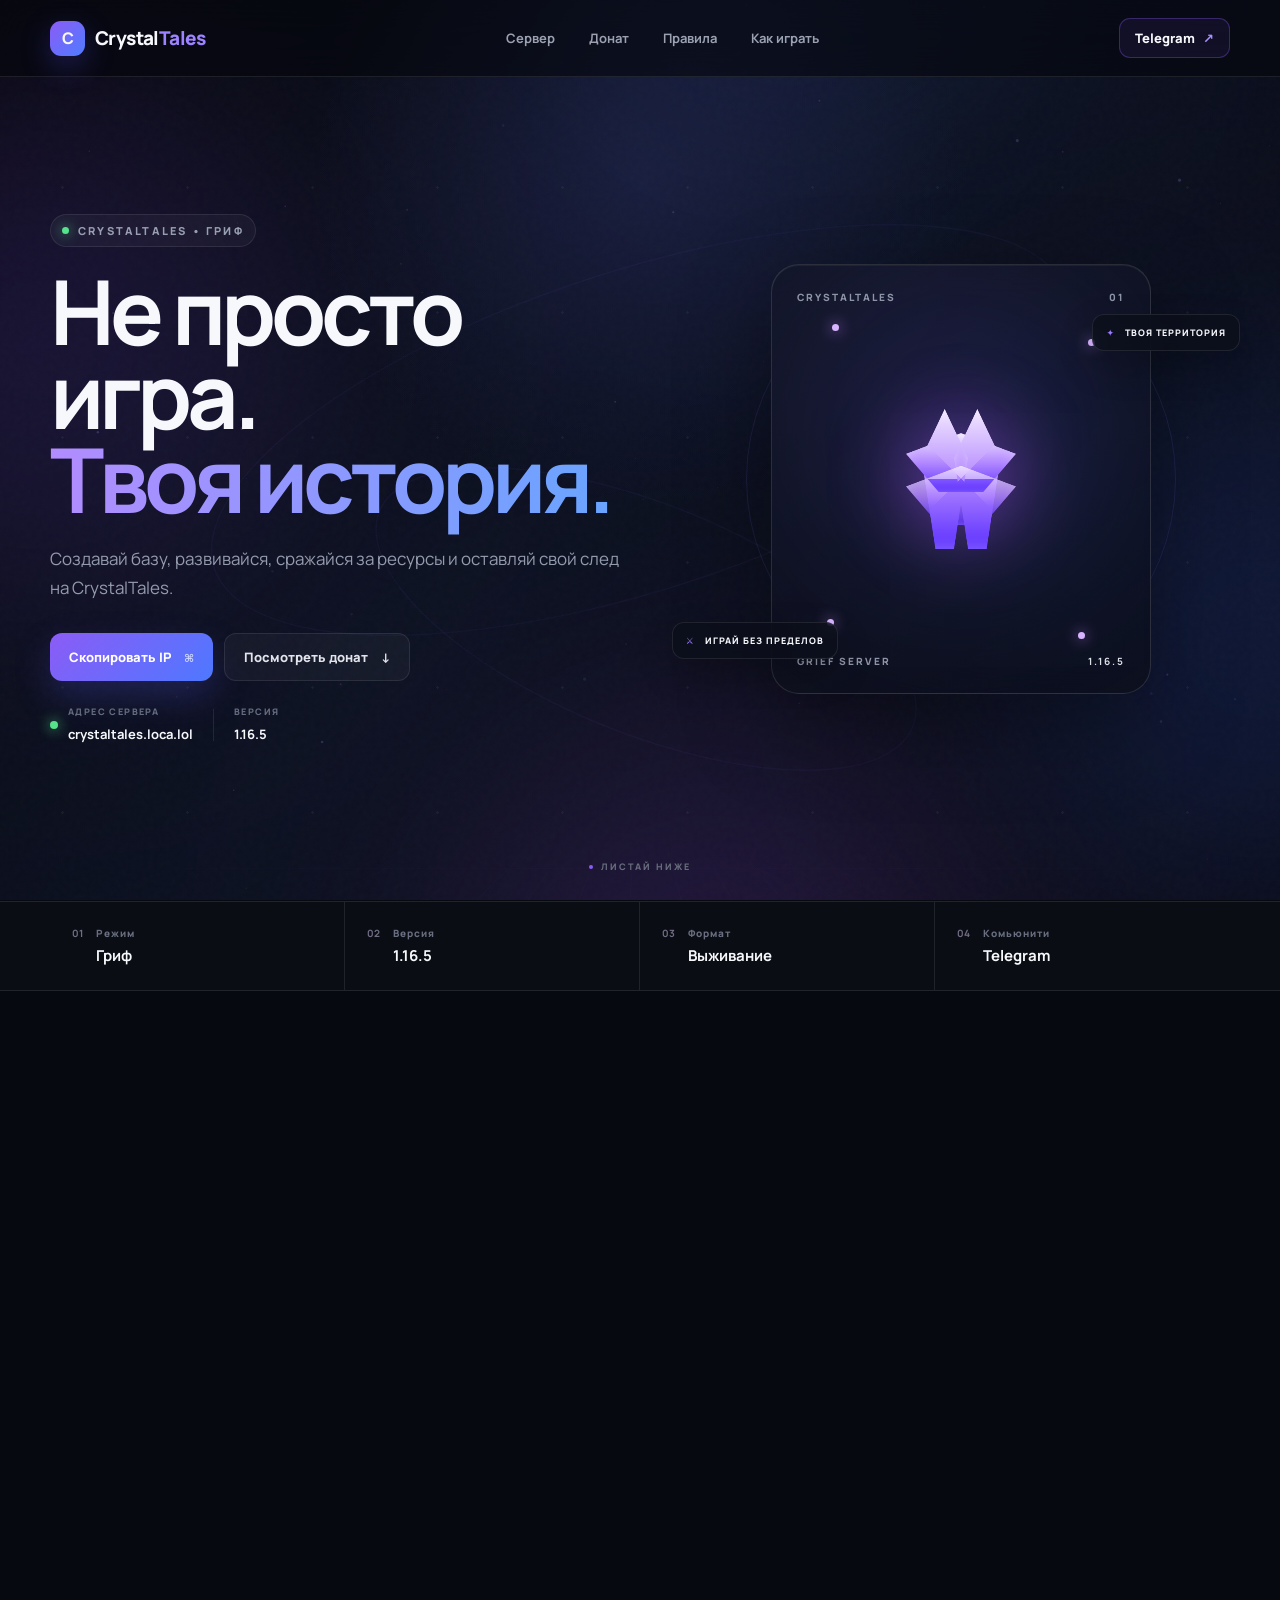
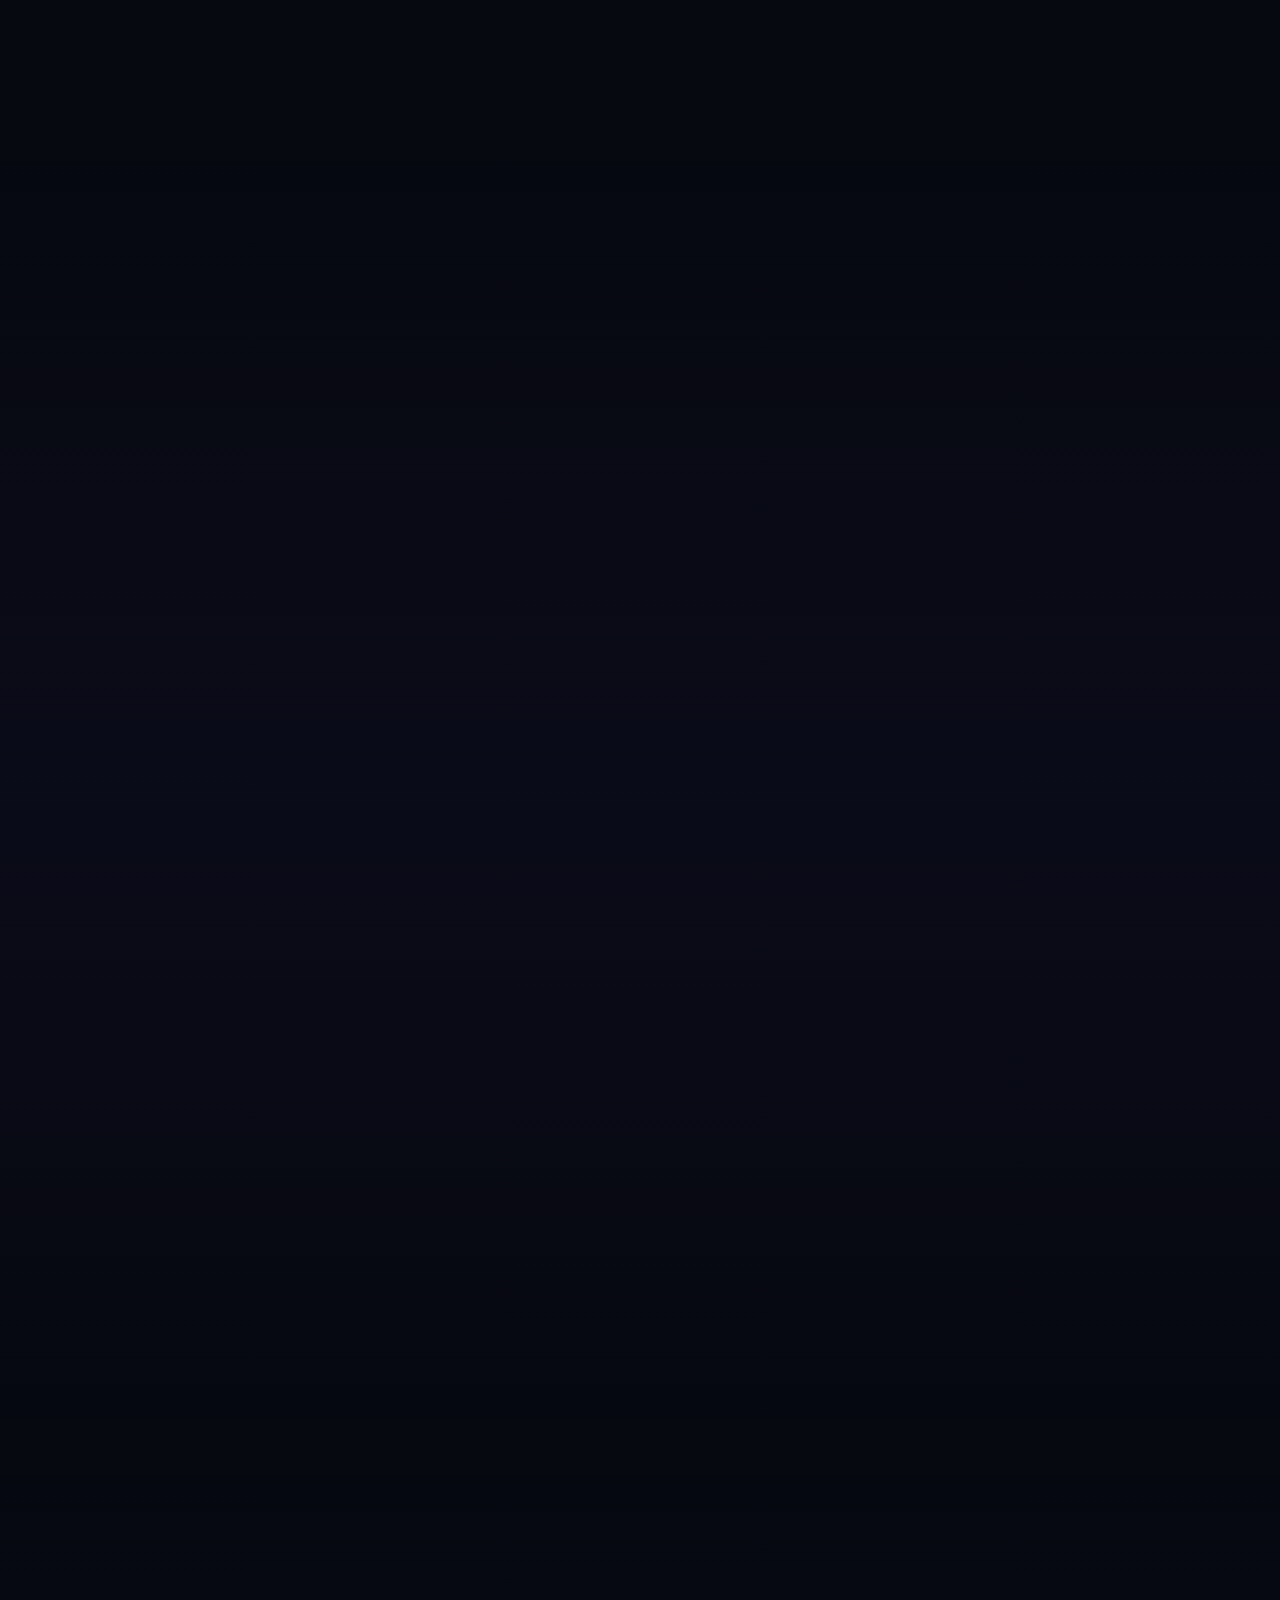
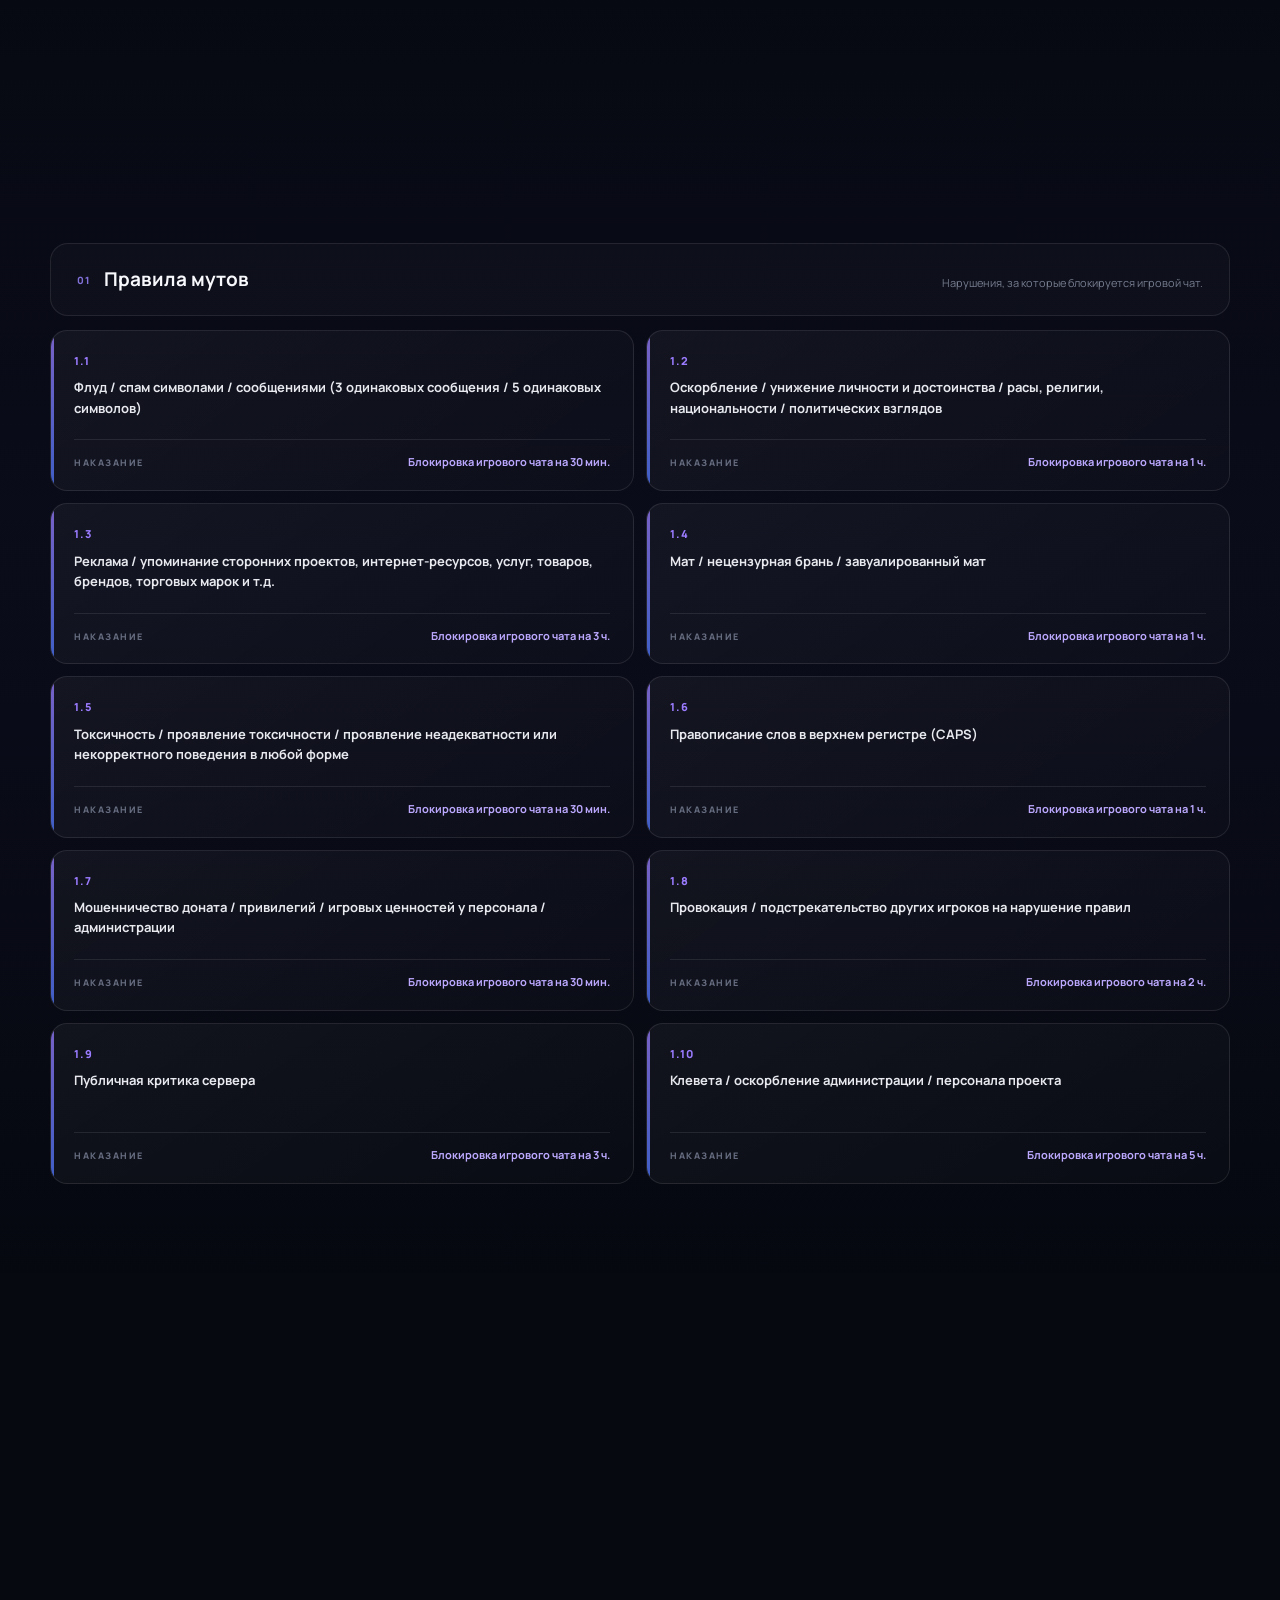
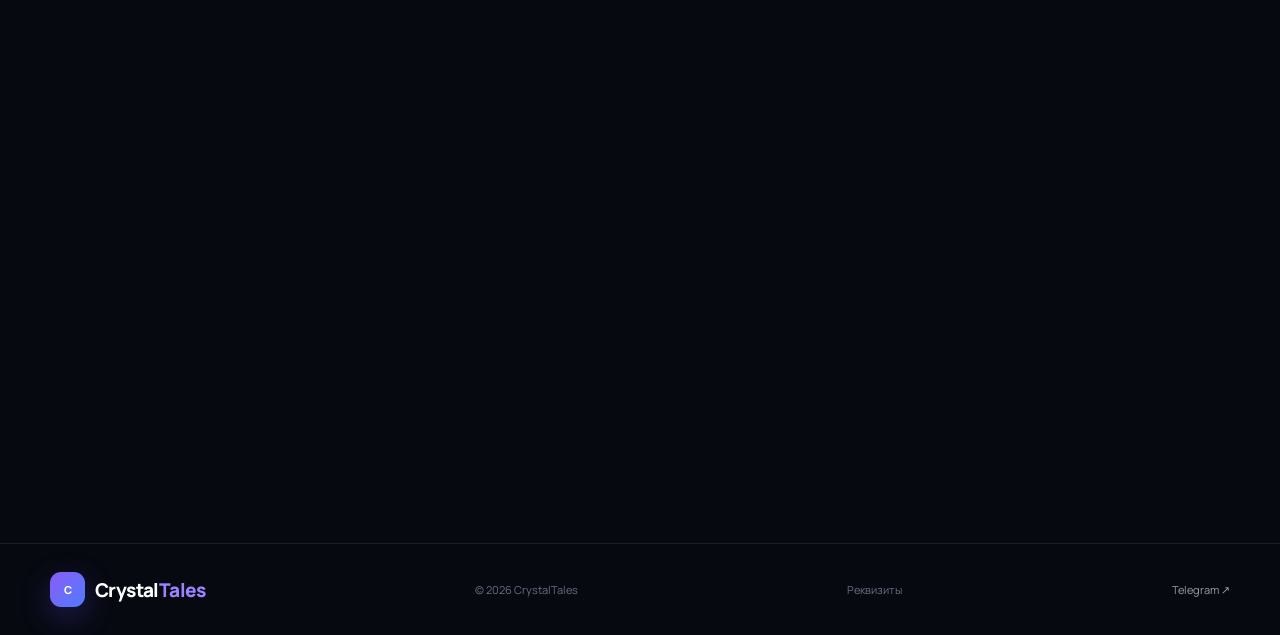
<file: index.html>
<!doctype html>
<html lang="ru">
<head>
  <meta charset="UTF-8">
  <meta name="viewport" content="width=device-width, initial-scale=1.0">
  <meta name="theme-color" content="#080a12">
  <meta name="description" content="CrystalTales — Minecraft сервер с режимом Гриф на версии 1.16.5.">
  <title>CrystalTales — Гриф 1.16.5</title>
  <link rel="preconnect" href="https://fonts.googleapis.com">
  <link rel="preconnect" href="https://fonts.gstatic.com" crossorigin>
  <link href="https://fonts.googleapis.com/css2?family=Manrope:wght@400;500;600;700;800&display=swap" rel="stylesheet">
  <link rel="stylesheet" href="style.css?v=6">
  <link rel="stylesheet" href="rules.css?v=6">
</head>
<body>
  <div class="page-bg" aria-hidden="true">
    <div class="noise"></div>
    <div class="aurora aurora-one"></div>
    <div class="aurora aurora-two"></div>
    <div class="aurora aurora-three"></div>
    <div class="aurora aurora-four"></div>
    <div class="stars"></div>
    <div class="light-grid"></div>
    <div class="orbit-glow orbit-a"></div>
    <div class="orbit-glow orbit-b"></div>
    <canvas id="spaceCanvas"></canvas>
  </div>

  <header class="header" id="top">
    <div class="container nav">
      <a class="brand" href="#top" aria-label="CrystalTales">
        <span class="brand-logo">C</span>
        <span class="brand-name">Crystal<span>Tales</span></span>
      </a>
      <nav class="nav-links" aria-label="Навигация">
        <a href="#about">Сервер</a>
        <a href="#donate">Донат</a>
        <a href="#rules">Правила</a>
        <a href="#how">Как играть</a>
      </nav>
      <a class="telegram-mini" href="https://t.me/CrystalTales1" target="_blank" rel="noopener">Telegram <span>↗</span></a>
    </div>
  </header>

  <main>
    <section class="hero">
      <div class="container hero-grid">
        <div class="hero-copy reveal">
          <div class="badge"><i></i> CRYSTALTALES • ГРИФ</div>
          <h1>Не просто игра.<br><span>Твоя история.</span></h1>
          <p class="hero-text">Создавай базу, развивайся, сражайся за ресурсы и оставляй свой след на CrystalTales.</p>
          <div class="hero-actions">
            <button class="btn btn-primary" id="copyIp"><span>Скопировать IP</span><b>⌘</b></button>
            <a class="btn btn-ghost" href="#donate">Посмотреть донат <span>↓</span></a>
          </div>
          <div class="server-meta">
            <div class="meta-item"><span class="online-dot"></span><div><small>АДРЕС СЕРВЕРА</small><strong>crystaltales.loca.lol</strong></div></div>
            <div class="meta-divider"></div>
            <div class="meta-item"><div><small>ВЕРСИЯ</small><strong>1.16.5</strong></div></div>
          </div>
        </div>

        <div class="hero-visual reveal reveal-delay">
          <div class="visual-ring ring-one"></div>
          <div class="visual-ring ring-two"></div>
          <div class="visual-card">
            <div class="visual-top"><span>CRYSTALTALES</span><em>01</em></div>
            <div class="crystal-wrap"><div class="crystal-glow"></div><div class="crystal-3d"><div class="face top"></div><div class="face left"></div><div class="face right"></div><div class="face bottom"></div></div><div class="spark s1"></div><div class="spark s2"></div><div class="spark s3"></div><div class="spark s4"></div></div>
            <div class="visual-bottom"><span>GRIEF SERVER</span><strong>1.16.5</strong></div>
          </div>
          <div class="floating-chip chip-top"><span>✦</span> ТВОЯ ТЕРРИТОРИЯ</div>
          <div class="floating-chip chip-bottom"><span>⚔</span> ИГРАЙ БЕЗ ПРЕДЕЛОВ</div>
        </div>
      </div>
      <div class="scroll-hint"><span></span> ЛИСТАЙ НИЖЕ</div>
    </section>

    <section class="quick-stats">
      <div class="container stats-grid">
        <div class="stat"><b>01</b><span>Режим</span><strong>Гриф</strong></div>
        <div class="stat"><b>02</b><span>Версия</span><strong>1.16.5</strong></div>
        <div class="stat"><b>03</b><span>Формат</span><strong>Выживание</strong></div>
        <div class="stat"><b>04</b><span>Комьюнити</span><strong>Telegram</strong></div>
      </div>
    </section>

    <section id="about" class="section">
      <div class="container">
        <div class="section-title reveal"><span class="section-kicker">01 / О СЕРВЕРЕ</span><h2>Здесь начинается<br><span>твоя история.</span></h2><p>CrystalTales создан для тех, кому нравится настоящий Minecraft: риск, развитие, борьба за ресурсы и собственная база.</p></div>
        <div class="feature-grid">
          <article class="feature-card reveal"><div class="feature-number">01</div><div class="feature-icon">⚔</div><h3>Настоящий Гриф</h3><p>Строй укрепления, защищай ресурсы и будь готов к нападению в любой момент.</p><span class="feature-line"></span></article>
          <article class="feature-card reveal"><div class="feature-number">02</div><div class="feature-icon">◆</div><h3>Развитие</h3><p>Собирай ресурсы, развивай базу и постепенно превращай её в настоящую крепость.</p><span class="feature-line"></span></article>
          <article class="feature-card reveal"><div class="feature-number">03</div><div class="feature-icon">♛</div><h3>Соревнование</h3><p>Стань сильнее соперников и докажи, что именно твоя команда заслуживает победы.</p><span class="feature-line"></span></article>
        </div>
      </div>
    </section>

    <section id="donate" class="section donate-section">
      <div class="container">
        <div class="section-title center reveal"><span class="section-kicker">02 / ПРИВИЛЕГИИ</span><h2>Выбери свой <span>уровень.</span></h2><p>Восемь привилегий для разных стилей игры. Подробности по каждой доступны ниже.</p></div>
        <div class="donate-grid" id="donateGrid"></div>
        <div class="donate-bottom reveal"><div><span>НУЖНА ПОМОЩЬ?</span><p>По вопросам покупки и другим вопросам сервера напиши администрации.</p></div><a class="btn btn-primary" href="https://t.me/CrystalTales1" target="_blank" rel="noopener">Написать в Telegram <span>↗</span></a></div>
      </div>
    </section>

    <section id="rules" class="section rules-section">
      <div class="container">
        <div class="section-title center reveal">
          <span class="section-kicker">03 / ПРАВИЛА</span>
          <h2>Правила <span>CrystalTales.</span></h2>
          <p>Соблюдай правила сервера, чтобы игра оставалась комфортной для всех. Ниже собраны правила мутов и банов с указанными наказаниями.</p>
        </div>

        <div class="rules-tabs reveal" role="tablist" aria-label="Разделы правил">
          <button class="rules-tab active" type="button" role="tab" aria-selected="true" aria-controls="muteRules" data-rules-tab="muteRules">Муты <span>1.1–1.10</span></button>
          <button class="rules-tab" type="button" role="tab" aria-selected="false" aria-controls="banRules" data-rules-tab="banRules">Баны <span>2.1–2.11</span></button>
        </div>

        <div class="rules-panel active" id="muteRules" role="tabpanel">
          <div class="rules-panel-head"><div><span>01</span><h3>Правила мутов</h3></div><p>Нарушения, за которые блокируется игровой чат.</p></div>
          <div class="rules-grid">
            <article class="rule-card"><div class="rule-id">1.1</div><h4>Флуд / спам символами / сообщениями (3 одинаковых сообщения / 5 одинаковых символов)</h4><div class="rule-punishment"><span>Наказание</span><b>Блокировка игрового чата на 30 мин.</b></div></article>
            <article class="rule-card"><div class="rule-id">1.2</div><h4>Оскорбление / унижение личности и достоинства / расы, религии, национальности / политических взглядов</h4><div class="rule-punishment"><span>Наказание</span><b>Блокировка игрового чата на 1 ч.</b></div></article>
            <article class="rule-card"><div class="rule-id">1.3</div><h4>Реклама / упоминание сторонних проектов, интернет-ресурсов, услуг, товаров, брендов, торговых марок и т.д.</h4><div class="rule-punishment"><span>Наказание</span><b>Блокировка игрового чата на 3 ч.</b></div></article>
            <article class="rule-card"><div class="rule-id">1.4</div><h4>Мат / нецензурная брань / завуалированный мат</h4><div class="rule-punishment"><span>Наказание</span><b>Блокировка игрового чата на 1 ч.</b></div></article>
            <article class="rule-card"><div class="rule-id">1.5</div><h4>Токсичность / проявление токсичности / проявление неадекватности или некорректного поведения в любой форме</h4><div class="rule-punishment"><span>Наказание</span><b>Блокировка игрового чата на 30 мин.</b></div></article>
            <article class="rule-card"><div class="rule-id">1.6</div><h4>Правописание слов в верхнем регистре (CAPS)</h4><div class="rule-punishment"><span>Наказание</span><b>Блокировка игрового чата на 1 ч.</b></div></article>
            <article class="rule-card"><div class="rule-id">1.7</div><h4>Мошенничество доната / привилегий / игровых ценностей у персонала / администрации</h4><div class="rule-punishment"><span>Наказание</span><b>Блокировка игрового чата на 30 мин.</b></div></article>
            <article class="rule-card"><div class="rule-id">1.8</div><h4>Провокация / подстрекательство других игроков на нарушение правил</h4><div class="rule-punishment"><span>Наказание</span><b>Блокировка игрового чата на 2 ч.</b></div></article>
            <article class="rule-card"><div class="rule-id">1.9</div><h4>Публичная критика сервера</h4><div class="rule-punishment"><span>Наказание</span><b>Блокировка игрового чата на 3 ч.</b></div></article>
            <article class="rule-card"><div class="rule-id">1.10</div><h4>Клевета / оскорбление администрации / персонала проекта</h4><div class="rule-punishment"><span>Наказание</span><b>Блокировка игрового чата на 5 ч.</b></div></article>
          </div>
        </div>

        <div class="rules-panel" id="banRules" role="tabpanel" hidden>
          <div class="rules-panel-head"><div><span>02</span><h3>Правила банов</h3></div><p>Нарушения, за которые блокируется игровой аккаунт.</p></div>
          <div class="rules-grid">
            <article class="rule-card ban"><div class="rule-id">2.1</div><h4>Запрещены использования стороннего ПО (читов, запрещённых модов)</h4><div class="rule-punishment"><span>Наказание</span><b>Блокировка игрового аккаунта на 14 дн.</b></div></article>
            <article class="rule-card ban"><div class="rule-id">2.2</div><h4>Запрещены игра в команде с читером</h4><div class="rule-punishment"><span>Наказание</span><b>Блокировка игрового аккаунта на 7 дн.</b></div></article>
            <article class="rule-card ban"><div class="rule-id">2.3</div><h4>Продажа игровых ценностей или игровой валюты за реальные деньги</h4><div class="rule-punishment"><span>Наказание</span><b>Блокировка игрового аккаунта на 14 дн.</b></div></article>
            <article class="rule-card ban"><div class="rule-id">2.4</div><h4>Продажа / передача в третьи руки / аккаунта(ов) / распространение пароля / аккаунта(ов) где-либо и как-либо, в любых проявлениях</h4><div class="rule-punishment"><span>Наказание</span><b>Блокировка игрового аккаунта навсегда.</b></div></article>
            <article class="rule-card ban"><div class="rule-id">2.5</div><h4>Эксплуатация / использование команды не по назначению / донесение заведомо ложной информации</h4><div class="rule-punishment"><span>Наказание</span><b>Блокировка игрового аккаунта на 1 дн.</b></div></article>
            <article class="rule-card ban"><div class="rule-id">2.6</div><h4>Запрещена постройка нецензурных и оскорбительных слов, фигур, несущих порнографический, политический, оскорбительный характер</h4><div class="rule-punishment"><span>Наказание</span><b>Блокировка игрового аккаунта на 2 дн.</b></div></article>
            <article class="rule-card ban"><div class="rule-id">2.7</div><h4>Признание в игре с читами</h4><div class="rule-punishment"><span>Наказание</span><b>Блокировка игрового аккаунта на 3 дн.</b></div></article>
            <article class="rule-card ban"><div class="rule-id">2.8</div><h4>Запрещены передачи аккаунта</h4><div class="rule-punishment"><span>Наказание</span><b>Блокировка игрового аккаунта на 30 дн. / навсегда.</b></div></article>
            <article class="rule-card ban"><div class="rule-id">2.9</div><h4>Обход мута</h4><div class="rule-punishment"><span>Наказание</span><b>Возвращение мута.</b></div></article>
            <article class="rule-card ban"><div class="rule-id">2.10</div><h4>Вырывать кристаллы или мешать игрокам в ПВП, используя /god или же /fly</h4><div class="rule-punishment"><span>Наказание</span><b>Блокировка игрового аккаунта на 5 дн.</b></div></article>
            <article class="rule-card ban"><div class="rule-id">2.11</div><h4>Запрещено подбирать ресурсы рядом /fly или же /god</h4><div class="rule-punishment"><span>Наказание</span><b>Блокировка игрового аккаунта на 2 дн.</b></div></article>
          </div>
        </div>
      </div>
    </section>

    <section id="how" class="section how-section">
      <div class="container how-grid">
        <div class="section-title reveal"><span class="section-kicker">04 / СТАРТ</span><h2>Зайти можно<br><span>за минуту.</span></h2><p>Тебе нужна Minecraft 1.16.5 и адрес сервера. Остальное начинается уже внутри игры.</p></div>
        <div class="steps reveal">
          <div class="step"><span>01</span><div><h3>Установи 1.16.5</h3><p>Запусти Minecraft на версии 1.16.5.</p></div></div>
          <div class="step"><span>02</span><div><h3>Добавь сервер</h3><p>Адрес: <b>crystaltales.loca.lol</b></p></div></div>
          <div class="step"><span>03</span><div><h3>Начинай играть</h3><p>Создай базу, развивайся и вступай в борьбу.</p></div></div>
        </div>
      </div>
    </section>

    <section class="telegram-section">
      <div class="container telegram-box reveal">
        <div class="telegram-symbol">✈</div>
        <div><span class="section-kicker">НЕ ПРОПУСКАЙ</span><h2>Новости — в Telegram.</h2><p>Анонсы, обновления, конкурсы и важные события CrystalTales.</p></div>
        <a class="btn btn-light" href="https://t.me/CrystalTales1" target="_blank" rel="noopener">Открыть канал <span>↗</span></a>
      </div>
    </section>
  </main>

  <footer class="footer">
    <div class="container footer-inner">
      <a class="brand" href="#top"><span class="brand-logo">C</span><span class="brand-name">Crystal<span>Tales</span></span></a>
      <span>© 2026 CrystalTales</span>
      <a href="requisites.html">Реквизиты</a><a href="https://t.me/CrystalTales1" target="_blank" rel="noopener">Telegram ↗</a>
    </div>
  </footer>

  <div class="toast" id="toast">IP скопирован</div>
  <script src="script.js?v=4"></script>
</body>
</html>
</file>
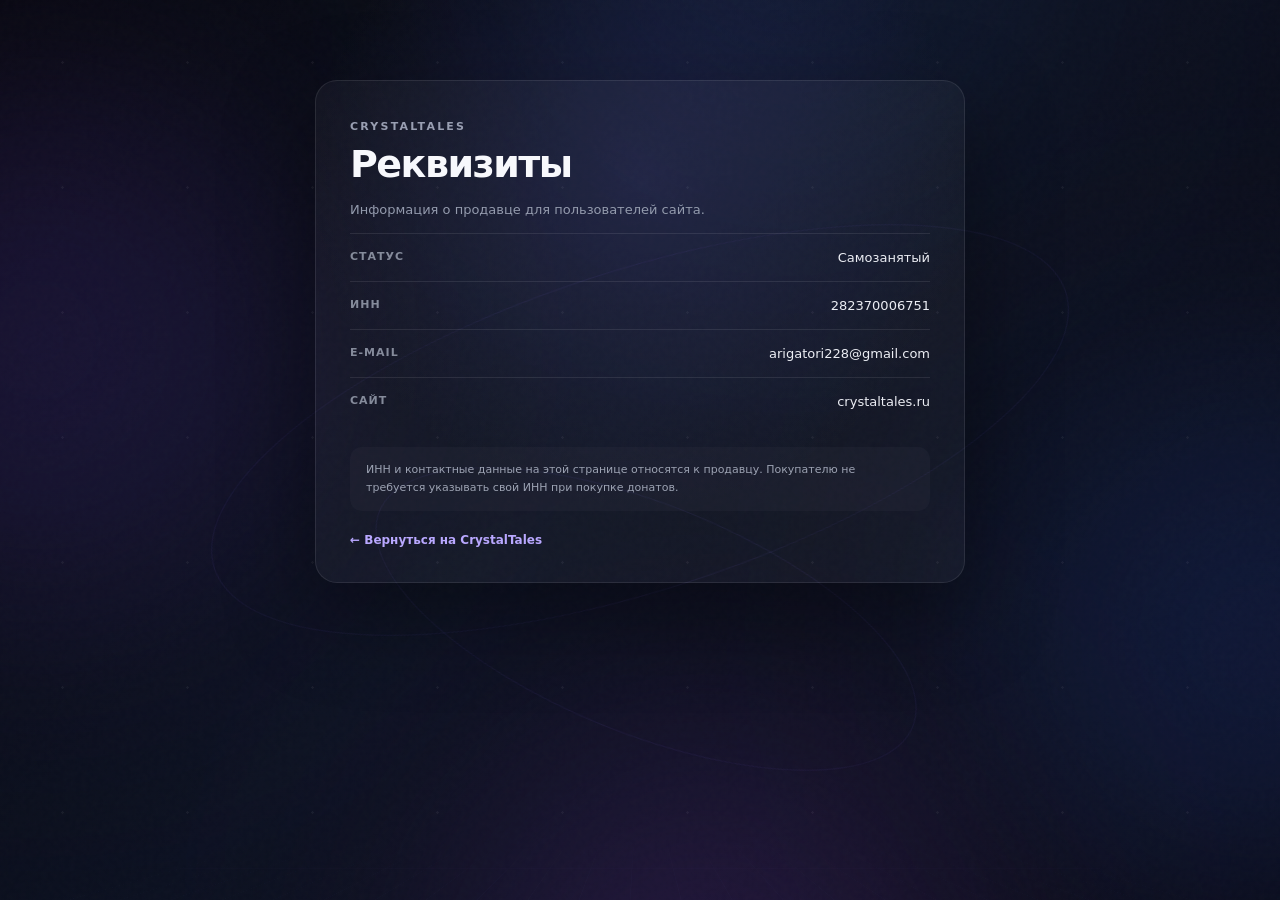
<file: requisites.html>
<!doctype html>
<html lang="ru">
<head>
  <meta charset="UTF-8">
  <meta name="viewport" content="width=device-width, initial-scale=1.0">
  <meta name="theme-color" content="#080a12">
  <title>Реквизиты — CrystalTales</title>
  <link rel="stylesheet" href="style.css">
  <style>
    .legal-page{min-height:100vh;padding:80px 0}
    .legal-card{max-width:650px;margin:0 auto;padding:34px;border:1px solid var(--line);border-radius:22px;background:rgba(255,255,255,.035);box-shadow:var(--shadow)}
    .legal-card h1{margin:8px 0 10px;font-size:38px;letter-spacing:-1.5px}
    .legal-card p{color:var(--muted);line-height:1.65;font-size:13px}
    .legal-row{display:flex;justify-content:space-between;gap:24px;padding:16px 0;border-top:1px solid var(--line)}
    .legal-label{color:#858b9b;font-size:11px;text-transform:uppercase;letter-spacing:1px;font-weight:800}
    .legal-value{text-align:right;color:#eceef4;font-size:13px}
    .legal-note{margin-top:22px;padding:14px 16px;border-radius:12px;background:rgba(255,255,255,.025);color:#9da3b3;font-size:11px;line-height:1.6}
    .legal-back{display:inline-block;margin-top:22px;color:#b9a8ff;font-size:12px;font-weight:800}
    @media(max-width:600px){.legal-page{padding:45px 0}.legal-card{padding:24px}.legal-row{display:block}.legal-value{text-align:left;margin-top:5px}}
  </style>
</head>
<body>
  <div class="page-bg" aria-hidden="true">
    <div class="noise"></div><div class="aurora aurora-one"></div><div class="aurora aurora-two"></div>
    <div class="aurora aurora-three"></div><div class="aurora aurora-four"></div><div class="stars"></div>
    <div class="light-grid"></div><div class="orbit-glow orbit-a"></div><div class="orbit-glow orbit-b"></div>
  </div>

  <main class="legal-page">
    <div class="container">
      <section class="legal-card">
        <span class="section-kicker">CRYSTALTALES</span>
        <h1>Реквизиты</h1>
        <p>Информация о продавце для пользователей сайта.</p>

        <!-- ЗАМЕНИ ТОЛЬКО ЗНАЧЕНИЯ В КВАДРАТНЫХ СКОБКАХ НА СВОИ РЕАЛЬНЫЕ ДАННЫЕ. -->
                <div class="legal-row">
          <div class="legal-label">Статус</div>
          <div class="legal-value">Самозанятый</div>
        </div>
        <div class="legal-row">
          <div class="legal-label">ИНН</div>
          <div class="legal-value">282370006751</div>
        </div>
        <div class="legal-row">
          <div class="legal-label">E-mail</div>
          <div class="legal-value">arigatori228@gmail.com</div>
        </div>
        <div class="legal-row">
          <div class="legal-label">Сайт</div>
          <div class="legal-value">crystaltales.ru</div>
        </div>

        <div class="legal-note">
          ИНН и контактные данные на этой странице относятся к продавцу.
          Покупателю не требуется указывать свой ИНН при покупке донатов.
        </div>

        <a class="legal-back" href="index.html">← Вернуться на CrystalTales</a>
      </section>
    </div>
  </main>
</body>
</html>
</file>
<file: style.css>
:root{--bg:#070911;--bg2:#0b0e19;--panel:#0f1320;--panel2:#111625;--text:#f7f8fc;--muted:#949bad;--soft:#c7cad4;--line:rgba(255,255,255,.09);--purple:#8b5cf6;--blue:#4f7cff;--cyan:#5de5ff;--shadow:0 30px 90px rgba(0,0,0,.34)}
*{box-sizing:border-box}html{scroll-behavior:smooth}body{margin:0;background:var(--bg);color:var(--text);font-family:Manrope,system-ui,sans-serif;overflow-x:hidden}a{text-decoration:none;color:inherit}button{font:inherit}.container{width:min(1180px,calc(100% - 40px));margin:auto}
.page-bg{position:fixed;inset:0;z-index:-10;overflow:hidden;background:radial-gradient(circle at 50% 18%,#11142a 0,transparent 36%),linear-gradient(135deg,#05060b,#0a0d17 48%,#06070d)}.noise{position:absolute;inset:0;opacity:.035;background-image:url("data:image/svg+xml,%3Csvg viewBox='0 0 180 180' xmlns='http://www.w3.org/2000/svg'%3E%3Cfilter id='n'%3E%3CfeTurbulence type='fractalNoise' baseFrequency='.9' numOctaves='4' stitchTiles='stitch'/%3E%3C/filter%3E%3Crect width='100%25' height='100%25' filter='url(%23n)' opacity='.6'/%3E%3C/svg%3E")}.aurora{position:absolute;width:520px;height:520px;border-radius:50%;filter:blur(120px);opacity:.16;animation:float 17s ease-in-out infinite}.aurora-one{background:#7139dc;left:-220px;top:80px}.aurora-two{background:#245fe8;right:-240px;top:380px;animation-delay:-6s}.aurora-three{background:#9b42e9;left:35%;bottom:-350px;animation-delay:-11s}.stars{position:absolute;inset:0;background-image:radial-gradient(circle,rgba(255,255,255,.38) 1px,transparent 1.5px);background-size:125px 125px;opacity:.13}#spaceCanvas{position:absolute;inset:0;width:100%;height:100%;opacity:.5}@keyframes float{0%,100%{transform:translate3d(0,0,0) scale(1)}50%{transform:translate3d(35px,-35px,0) scale(1.1)}}
.header{position:sticky;top:0;z-index:50;background:rgba(6,8,14,.62);border-bottom:1px solid var(--line);backdrop-filter:blur(20px)}.nav{height:76px;display:flex;align-items:center;justify-content:space-between;gap:25px}.brand{display:flex;align-items:center;gap:10px}.brand-logo{width:35px;height:35px;display:grid;place-items:center;border-radius:11px;font-weight:900;background:linear-gradient(135deg,var(--purple),var(--blue));box-shadow:0 10px 30px rgba(90,80,240,.3)}.brand-name{font-weight:800;font-size:19px;letter-spacing:-.6px}.brand-name span{color:#9d83ff}.nav-links{display:flex;gap:34px;color:#9ca1b2;font-size:13px;font-weight:700}.nav-links a{transition:.2s}.nav-links a:hover{color:#fff}.telegram-mini{padding:10px 15px;border:1px solid rgba(139,92,246,.32);background:rgba(139,92,246,.08);border-radius:11px;font-size:13px;font-weight:800}.telegram-mini span{color:#a990ff;margin-left:5px}
.hero{min-height:calc(100vh - 76px);display:flex;align-items:center;position:relative;padding:80px 0 100px}.hero-grid{display:grid;grid-template-columns:1.03fr .97fr;align-items:center;gap:70px}.badge,.section-kicker{font-size:11px;letter-spacing:2.2px;font-weight:800;color:#999fb2}.badge{display:inline-flex;align-items:center;gap:9px;padding:8px 11px;border:1px solid var(--line);background:rgba(255,255,255,.035);border-radius:999px}.badge i{width:7px;height:7px;border-radius:50%;background:#55e38b;box-shadow:0 0 13px #55e38b}.hero h1{font-size:clamp(55px,7vw,92px);line-height:.94;letter-spacing:-5px;margin:22px 0}.hero h1 span,.section-title h2 span{background:linear-gradient(90deg,#b28cff,#69a4ff);-webkit-background-clip:text;background-clip:text;color:transparent}.hero-text{max-width:600px;color:var(--muted);font-size:17px;line-height:1.75}.hero-actions{display:flex;gap:11px;margin:30px 0 24px;flex-wrap:wrap}.btn{display:inline-flex;align-items:center;justify-content:center;gap:13px;min-height:48px;padding:0 19px;border-radius:12px;font-size:13px;font-weight:800;transition:.22s;border:0;cursor:pointer}.btn-primary{color:#fff;background:linear-gradient(135deg,#8b5cf6,#4e78ff);box-shadow:0 15px 35px rgba(83,83,230,.25)}.btn-primary:hover{transform:translateY(-2px);box-shadow:0 20px 45px rgba(83,83,230,.34)}.btn-primary b{font-size:11px;opacity:.7}.btn-ghost{border:1px solid var(--line);background:rgba(255,255,255,.035);color:#e2e4eb}.btn-ghost:hover{background:rgba(255,255,255,.07);transform:translateY(-2px)}.server-meta{display:flex;align-items:center;gap:20px}.meta-item{display:flex;align-items:center;gap:10px}.meta-item small{display:block;color:#666d80;font-size:9px;font-weight:800;letter-spacing:1.4px;margin-bottom:4px}.meta-item strong{font-size:13px}.online-dot{width:8px;height:8px;border-radius:50%;background:#55e38b;box-shadow:0 0 13px #55e38b}.meta-divider{height:32px;width:1px;background:var(--line)}
.hero-visual{position:relative;height:520px;display:grid;place-items:center}.visual-ring{position:absolute;border:1px solid rgba(142,120,255,.13);border-radius:50%;animation:spin 25s linear infinite}.ring-one{width:430px;height:430px}.ring-two{width:330px;height:330px;border-style:dashed;animation-direction:reverse;animation-duration:31s}.visual-card{width:min(380px,82vw);height:430px;border:1px solid rgba(255,255,255,.12);border-radius:28px;background:linear-gradient(150deg,rgba(20,23,40,.86),rgba(10,13,24,.72));box-shadow:var(--shadow),inset 0 1px 0 rgba(255,255,255,.05);backdrop-filter:blur(16px);padding:25px;display:flex;flex-direction:column;justify-content:space-between;position:relative;overflow:hidden}.visual-card:after{content:"";position:absolute;width:260px;height:260px;border-radius:50%;background:linear-gradient(135deg,#7945e8,#3c74ff);filter:blur(90px);opacity:.22;left:50%;top:40%;transform:translate(-50%,-50%)}.visual-top,.visual-bottom{position:relative;z-index:2;display:flex;justify-content:space-between;color:#8f95a8;font-size:10px;font-weight:800;letter-spacing:2px}.visual-top em{font-style:normal}.visual-bottom strong{color:#dce0e9}.crystal-wrap{position:relative;z-index:2;display:grid;place-items:center;flex:1}.crystal-glow{position:absolute;width:170px;height:170px;border-radius:50%;background:radial-gradient(circle,#a855f7,transparent 70%);filter:blur(35px);opacity:.7;animation:pulseGlow 3s ease-in-out infinite}.crystal-3d{position:relative;width:110px;height:140px;transform-style:preserve-3d;animation:floatCrystal 6s ease-in-out infinite,rotateCrystal 14s linear infinite}.face{position:absolute;clip-path:polygon(50% 0%,100% 35%,70% 100%,30% 100%,0% 35%);inset:0;background:linear-gradient(180deg,#f3e8ff,#b388ff,#5b2fff);box-shadow:0 0 35px rgba(168,85,247,.45),inset 0 0 16px rgba(255,255,255,.35)}.top{transform:rotateX(65deg) translateZ(18px)}.left{transform:rotateY(-65deg) translateZ(18px)}.right{transform:rotateY(65deg) translateZ(18px)}.bottom{transform:rotateX(-65deg) translateZ(18px);opacity:.85}.spark{position:absolute;width:7px;height:7px;border-radius:50%;background:#d8b4fe;box-shadow:0 0 14px #c084fc;animation:sparkMove 4s linear infinite}.s1{top:20px;left:35px}.s2{top:35px;right:30px;animation-delay:1s}.s3{bottom:28px;left:30px;animation-delay:2s}.s4{bottom:15px;right:40px;animation-delay:3s}@keyframes spin{to{transform:rotate(360deg)}}@keyframes floatCrystal{0%,100%{transform:translateY(0)}50%{transform:translateY(-14px)}}@keyframes rotateCrystal{from{rotate:0deg}to{rotate:360deg}}@keyframes pulseGlow{0%,100%{transform:scale(1);opacity:.65}50%{transform:scale(1.2);opacity:1}}@keyframes sparkMove{0%{transform:translate(0,0);opacity:0}20%{opacity:1}100%{transform:translate(20px,-30px);opacity:0}}.floating-chip{position:absolute;z-index:4;padding:11px 13px;border:1px solid var(--line);border-radius:12px;background:rgba(12,15,26,.82);backdrop-filter:blur(12px);font-size:9px;font-weight:800;letter-spacing:1px;box-shadow:0 15px 35px rgba(0,0,0,.22)}.floating-chip span{color:#9b7cff;margin-right:7px}.chip-top{top:95px;right:-10px;animation:chip 4s ease-in-out infinite}.chip-bottom{bottom:80px;left:-20px;animation:chip 4s ease-in-out infinite reverse}@keyframes chip{50%{transform:translateY(-8px)}}.scroll-hint{position:absolute;bottom:28px;left:50%;transform:translateX(-50%);color:#676d7d;font-size:9px;letter-spacing:2px;font-weight:800;display:flex;align-items:center;gap:8px}.scroll-hint span{width:4px;height:4px;border-radius:50%;background:#8b5cf6}
.quick-stats{border-block:1px solid var(--line);background:rgba(255,255,255,.018)}.stats-grid{display:grid;grid-template-columns:repeat(4,1fr)}.stat{padding:24px 22px;border-right:1px solid var(--line);display:grid;grid-template-columns:auto 1fr;column-gap:13px}.stat:last-child{border:0}.stat b{grid-row:1/3;color:#716d84;font-size:10px}.stat span{font-size:10px;color:#696f80;letter-spacing:1px;font-weight:800}.stat strong{font-size:15px;margin-top:5px}
.section{padding:115px 0}.section-title{max-width:700px;margin-bottom:45px}.section-title.center{text-align:center;margin-left:auto;margin-right:auto}.section-title.center p{margin-left:auto;margin-right:auto}.section-title h2{font-size:clamp(38px,5vw,58px);line-height:1;letter-spacing:-3px;margin:14px 0 18px}.section-title p{color:var(--muted);line-height:1.75;max-width:560px;margin:0}.feature-grid{display:grid;grid-template-columns:repeat(3,1fr);gap:16px}.feature-card{position:relative;padding:29px;border:1px solid var(--line);border-radius:20px;background:linear-gradient(145deg,rgba(255,255,255,.045),rgba(255,255,255,.018));overflow:hidden;transition:.25s}.feature-card:hover{transform:translateY(-6px);border-color:rgba(139,92,246,.32);box-shadow:0 25px 55px rgba(0,0,0,.2)}.feature-number{position:absolute;top:22px;right:24px;color:#4c5262;font-size:10px;font-weight:900}.feature-icon{width:48px;height:48px;border-radius:14px;display:grid;place-items:center;background:linear-gradient(135deg,rgba(139,92,246,.2),rgba(79,124,255,.14));color:#b497ff;font-size:21px}.feature-card h3{font-size:19px;margin:24px 0 10px}.feature-card p{color:var(--muted);font-size:13px;line-height:1.7;margin:0}.feature-line{display:block;width:38px;height:2px;margin-top:25px;background:linear-gradient(90deg,var(--purple),transparent)}
.donate-section{background:linear-gradient(180deg,transparent,rgba(94,75,190,.045),transparent)}.donate-grid{display:grid;grid-template-columns:repeat(4,1fr);gap:14px}.donate-card{--rank:#9b7cff;position:relative;padding:22px;border:1px solid var(--line);border-radius:18px;background:linear-gradient(150deg,rgba(255,255,255,.045),rgba(255,255,255,.012));overflow:hidden;transition:.25s}.donate-card:before{content:"";position:absolute;width:170px;height:170px;border-radius:50%;background:var(--rank);filter:blur(75px);opacity:0;right:-80px;top:-100px;transition:.3s}.donate-card:hover{transform:translateY(-5px);border-color:color-mix(in srgb,var(--rank) 60%,transparent);box-shadow:0 22px 50px rgba(0,0,0,.2)}.donate-card:hover:before{opacity:.12}.rank-top{display:flex;align-items:center;justify-content:space-between}.rank{font-size:18px;font-weight:900;color:var(--rank);letter-spacing:.3px}.rank-price{font-size:20px;font-weight:900}.rank-price small{font-size:10px;color:#717687;font-weight:700}.rank-kit{font-size:11px;color:#7f8596;margin-top:9px}.rank-kit b{color:#c4c8d2}.perk-list{margin:17px 0 0;padding-top:14px;border-top:1px solid var(--line)}.perk{font-size:11px;color:#aeb3c0;line-height:1.55;margin:7px 0}.perk:before{content:"+";color:var(--rank);font-weight:900;margin-right:7px}.limits{margin-top:14px;padding-top:13px;border-top:1px solid var(--line);font-size:10px;line-height:1.6;color:#747a8c}.limits b{color:#aab0be}.donate-bottom{margin-top:18px;padding:24px;border:1px solid var(--line);border-radius:18px;display:flex;justify-content:space-between;align-items:center;gap:20px;background:rgba(255,255,255,.02)}.donate-bottom span{font-size:9px;letter-spacing:1.8px;color:#73798b;font-weight:900}.donate-bottom p{margin:6px 0 0;color:#aeb2bf;font-size:12px}
.how-grid{display:grid;grid-template-columns:.85fr 1.15fr;gap:90px;align-items:start}.steps{display:grid;gap:12px}.step{display:flex;gap:22px;padding:24px;border:1px solid var(--line);border-radius:17px;background:rgba(255,255,255,.025);transition:.2s}.step:hover{background:rgba(255,255,255,.045);transform:translateX(4px)}.step>span{font-size:10px;font-weight:900;color:#8f78ee}.step h3{margin:0 0 7px;font-size:15px}.step p{margin:0;color:var(--muted);font-size:12px;line-height:1.6}.step p b{color:#d9dce4}
.telegram-section{padding:30px 0 100px}.telegram-box{padding:38px 42px;border:1px solid rgba(139,92,246,.24);border-radius:25px;background:linear-gradient(110deg,rgba(104,71,209,.16),rgba(54,91,219,.10));display:grid;grid-template-columns:auto 1fr auto;align-items:center;gap:25px}.telegram-symbol{width:52px;height:52px;border-radius:16px;display:grid;place-items:center;background:linear-gradient(135deg,#7652e8,#4d83ff);font-size:22px;box-shadow:0 15px 35px rgba(91,77,230,.25)}.telegram-box h2{margin:8px 0 6px;font-size:28px;letter-spacing:-1px}.telegram-box p{margin:0;color:#9ea4b5;font-size:12px}.btn-light{background:#fff;color:#0b0d14}.btn-light:hover{transform:translateY(-2px);background:#f0f1f5}.footer{padding:28px 0;border-top:1px solid var(--line);color:#696f80;font-size:11px}.footer-inner{display:flex;align-items:center;justify-content:space-between;gap:20px}.footer .brand{color:#fff}.footer a:last-child{color:#9a9fac}.toast{position:fixed;left:50%;bottom:28px;transform:translate(-50%,20px);opacity:0;pointer-events:none;padding:12px 17px;border-radius:12px;background:#f6f7fa;color:#0b0d13;font-size:12px;font-weight:800;box-shadow:0 15px 40px rgba(0,0,0,.3);transition:.25s;z-index:100}.toast.show{opacity:1;transform:translate(-50%,0)}
.reveal{opacity:0;transform:translateY(20px);transition:opacity .7s ease,transform .7s ease}.reveal.visible{opacity:1;transform:none}.reveal-delay{transition-delay:.15s}
@media(max-width:1050px){.hero-grid{gap:35px}.donate-grid{grid-template-columns:repeat(2,1fr)}.how-grid{gap:50px}}
@media(max-width:850px){.nav-links{display:none}.hero{padding:70px 0 100px}.hero-grid{grid-template-columns:1fr}.hero-visual{height:450px}.feature-grid,.how-grid{grid-template-columns:1fr}.stats-grid{grid-template-columns:repeat(2,1fr)}.stat:nth-child(2){border-right:0}.stat:nth-child(-n+2){border-bottom:1px solid var(--line)}.telegram-box{grid-template-columns:auto 1fr}.telegram-box .btn{grid-column:2;justify-self:start}.floating-chip{display:none}}
@media(max-width:560px){.container{width:calc(100% - 26px)}.nav{height:66px}.telegram-mini{padding:9px 12px}.hero{min-height:auto;padding:55px 0 85px}.hero h1{font-size:54px;letter-spacing:-3px}.hero-text{font-size:15px}.hero-actions .btn{width:100%}.server-meta{gap:12px}.meta-item strong{font-size:11px}.hero-visual{height:390px}.visual-card{height:350px}.ring-one{width:330px;height:330px}.ring-two{width:270px;height:270px}.crystal-core{font-size:90px}.section{padding:80px 0}.section-title h2{letter-spacing:-2px}.feature-grid,.donate-grid{grid-template-columns:1fr}.donate-bottom{display:block}.donate-bottom .btn{margin-top:18px;width:100%}.stats-grid{grid-template-columns:1fr}.stat{border-right:0!important;border-bottom:1px solid var(--line)!important}.stat:last-child{border-bottom:0!important}.telegram-box{display:block;padding:28px}.telegram-box .btn{width:100%;margin-top:20px}.footer-inner{flex-wrap:wrap}}
@media(prefers-reduced-motion:reduce){*,*:before,*:after{animation:none!important;transition:none!important;scroll-behavior:auto!important}.reveal{opacity:1;transform:none}}

/* Animated CrystalTales background */
.page-bg{background:radial-gradient(circle at 50% 20%,#171b3b 0,transparent 34%),linear-gradient(135deg,#05060c 0%,#0b1020 48%,#080711 100%)}
.aurora{will-change:transform;mix-blend-mode:screen}
.aurora-four{background:#3e82ff;right:22%;top:-280px;width:420px;height:420px;opacity:.10;animation:floatFour 21s ease-in-out infinite}
.stars{animation:starDrift 24s linear infinite;will-change:background-position}
.light-grid{position:absolute;inset:-20%;opacity:.12;background-image:linear-gradient(rgba(115,102,255,.16) 1px,transparent 1px),linear-gradient(90deg,rgba(71,129,255,.14) 1px,transparent 1px);background-size:80px 80px;transform:perspective(700px) rotateX(64deg) scale(1.35);transform-origin:center bottom;mask-image:linear-gradient(to bottom,transparent 0%,black 38%,black 100%);animation:gridMove 18s linear infinite}
.orbit-glow{position:absolute;border:1px solid rgba(144,120,255,.08);border-radius:50%;filter:blur(.2px);pointer-events:none}
.orbit-a{width:70vw;height:25vw;left:15%;top:30%;transform:rotate(-18deg);animation:orbitFloat 14s ease-in-out infinite}
.orbit-b{width:45vw;height:18vw;left:28%;top:56%;transform:rotate(22deg);animation:orbitFloat 18s ease-in-out infinite reverse}
@keyframes floatFour{0%,100%{transform:translate3d(0,0,0) scale(1)}50%{transform:translate3d(-80px,80px,0) scale(1.18)}}
@keyframes starDrift{0%{background-position:0 0}50%{background-position:62px -38px}100%{background-position:125px -76px}}
@keyframes gridMove{0%{background-position:0 0}100%{background-position:80px 80px}}
@keyframes orbitFloat{0%,100%{transform:rotate(-18deg) scale(1)}50%{transform:rotate(-14deg) scale(1.04) translateY(-10px)}}
.perk{display:grid;grid-template-columns:max-content 1fr;gap:9px;align-items:start}
.perk code{font-family:ui-monospace,SFMono-Regular,Consolas,monospace;color:var(--rank);font-size:10px;font-weight:800;white-space:nowrap}
.perk span{color:#9fa5b5;font-size:10px;line-height:1.45}
@media(max-width:560px){.perk{grid-template-columns:1fr;gap:2px}.perk code{font-size:10px}.perk span{font-size:10px}.light-grid{background-size:55px 55px}.orbit-a,.orbit-b{display:none}}
@media(prefers-reduced-motion:reduce){.light-grid,.orbit-glow,.stars,.aurora{animation:none!important}}

/* Rules section */
.rules-section{background:linear-gradient(180deg,transparent,rgba(80,70,180,.055),transparent)}
.rules-tabs{display:flex;justify-content:center;gap:10px;margin:0 auto 26px;flex-wrap:wrap}
.rules-tab{appearance:none;border:1px solid var(--line);background:rgba(255,255,255,.025);color:#9da3b3;padding:12px 18px;border-radius:12px;font-size:12px;font-weight:900;cursor:pointer;transition:.22s}
.rules-tab span{color:#686f82;margin-left:6px;font-size:10px}
.rules-tab:hover{background:rgba(255,255,255,.055);color:#fff;transform:translateY(-1px)}
.rules-tab.active{color:#fff;border-color:rgba(139,92,246,.45);background:linear-gradient(135deg,rgba(139,92,246,.18),rgba(79,124,255,.11));box-shadow:0 12px 35px rgba(70,65,170,.13)}
.rules-tab.active span{color:#a991ff}
.rules-panel{display:none}
.rules-panel.active{display:block;animation:rulesIn .35s ease}
.rules-panel[hidden]{display:none}
@keyframes rulesIn{from{opacity:0;transform:translateY(8px)}to{opacity:1;transform:none}}
.rules-panel-head{display:flex;align-items:end;justify-content:space-between;gap:25px;padding:24px 26px;margin-bottom:14px;border:1px solid var(--line);border-radius:18px;background:rgba(255,255,255,.025)}
.rules-panel-head>div{display:flex;align-items:center;gap:13px}.rules-panel-head>div>span{font-size:10px;color:#8170d8;font-weight:900;letter-spacing:1px}.rules-panel-head h3{margin:0;font-size:19px}.rules-panel-head p{margin:0;color:#777e90;font-size:11px;line-height:1.5;text-align:right}
.rules-grid{display:grid;grid-template-columns:repeat(2,1fr);gap:12px}
.rule-card{position:relative;padding:23px 23px 20px;border:1px solid var(--line);border-radius:17px;background:linear-gradient(145deg,rgba(255,255,255,.045),rgba(255,255,255,.015));overflow:hidden;transition:.24s}
.rule-card:before{content:"";position:absolute;left:0;top:0;width:3px;height:100%;background:linear-gradient(180deg,#9b7cff,#4e78ff);opacity:.75}
.rule-card.ban:before{background:linear-gradient(180deg,#ff6b87,#8b5cf6)}
.rule-card:hover{transform:translateY(-3px);border-color:rgba(139,92,246,.32);box-shadow:0 20px 45px rgba(0,0,0,.18)}
.rule-id{font-size:11px;font-weight:900;color:#9b7cff;letter-spacing:1px;margin-bottom:10px}.rule-card.ban .rule-id{color:#ff8ba3}
.rule-card h4{margin:0;min-height:44px;font-size:13px;line-height:1.55;color:#e7e9ef;font-weight:700}
.rule-punishment{margin-top:18px;padding-top:14px;border-top:1px solid var(--line);display:flex;align-items:baseline;justify-content:space-between;gap:14px}.rule-punishment span{font-size:9px;text-transform:uppercase;letter-spacing:1.5px;color:#666d80;font-weight:900;white-space:nowrap}.rule-punishment b{font-size:11px;line-height:1.45;color:#bca9ff;text-align:right}.rule-card.ban .rule-punishment b{color:#ff9db0}
@media(max-width:700px){.rules-grid{grid-template-columns:1fr}.rules-panel-head{display:block}.rules-panel-head p{text-align:left;margin-top:8px}.rule-card h4{min-height:0}}
@media(max-width:560px){.rules-tab{width:100%;}.rules-panel-head{padding:20px}.rule-card{padding:20px}.rule-punishment{display:block}.rule-punishment b{display:block;text-align:left;margin-top:6px}}
</file>
<file: rules.css>
/* CrystalTales Rules — dedicated stylesheet */
#rules.rules-section .rules-tabs{
  display:flex !important;
  justify-content:center !important;
  align-items:center !important;
  gap:10px !important;
  margin:0 auto 26px !important;
  flex-wrap:wrap !important;
}
#rules.rules-section .rules-tab{
  appearance:none !important;
  -webkit-appearance:none !important;
  display:inline-flex !important;
  align-items:center !important;
  justify-content:center !important;
  width:auto !important;
  min-width:170px !important;
  padding:12px 18px !important;
  border:1px solid rgba(255,255,255,.09) !important;
  border-radius:12px !important;
  background:rgba(255,255,255,.025) !important;
  color:#9da3b3 !important;
  font:800 12px/1.2 Manrope,system-ui,sans-serif !important;
  cursor:pointer !important;
  transition:transform .22s ease,background .22s ease,border-color .22s ease,color .22s ease !important;
}
#rules.rules-section .rules-tab span{
  color:#686f82 !important;
  margin-left:6px !important;
  font-size:10px !important;
}
#rules.rules-section .rules-tab:hover{
  background:rgba(255,255,255,.055) !important;
  color:#fff !important;
  transform:translateY(-1px) !important;
}
#rules.rules-section .rules-tab.active{
  color:#fff !important;
  border-color:rgba(139,92,246,.45) !important;
  background:linear-gradient(135deg,rgba(139,92,246,.18),rgba(79,124,255,.11)) !important;
  box-shadow:0 12px 35px rgba(70,65,170,.13) !important;
}
#rules.rules-section .rules-tab.active span{color:#a991ff !important}

#rules.rules-section .rules-panel{display:none !important}
#rules.rules-section .rules-panel.active{display:block !important;animation:ctRulesIn .35s ease !important}
#rules.rules-section .rules-panel[hidden]{display:none !important}
@keyframes ctRulesIn{from{opacity:0;transform:translateY(8px)}to{opacity:1;transform:none}}

#rules.rules-section .rules-panel-head{
  display:flex !important;
  align-items:flex-end !important;
  justify-content:space-between !important;
  gap:25px !important;
  padding:24px 26px !important;
  margin-bottom:14px !important;
  border:1px solid rgba(255,255,255,.09) !important;
  border-radius:18px !important;
  background:rgba(255,255,255,.025) !important;
}
#rules.rules-section .rules-panel-head>div{
  display:flex !important;
  align-items:center !important;
  gap:13px !important;
}
#rules.rules-section .rules-panel-head>div>span{
  display:inline-block !important;
  font-size:10px !important;
  color:#8170d8 !important;
  font-weight:900 !important;
  letter-spacing:1px !important;
}
#rules.rules-section .rules-panel-head h3{
  margin:0 !important;
  font-size:19px !important;
  line-height:1.2 !important;
}
#rules.rules-section .rules-panel-head p{
  margin:0 !important;
  color:#777e90 !important;
  font-size:11px !important;
  line-height:1.5 !important;
  text-align:right !important;
}

#rules.rules-section .rules-grid{
  display:grid !important;
  grid-template-columns:repeat(2,minmax(0,1fr)) !important;
  gap:12px !important;
}
#rules.rules-section .rule-card{
  position:relative !important;
  display:block !important;
  padding:23px 23px 20px !important;
  border:1px solid rgba(255,255,255,.09) !important;
  border-radius:17px !important;
  background:linear-gradient(145deg,rgba(255,255,255,.045),rgba(255,255,255,.015)) !important;
  overflow:hidden !important;
  transition:transform .24s ease,border-color .24s ease,box-shadow .24s ease !important;
}
#rules.rules-section .rule-card:before{
  content:"" !important;
  position:absolute !important;
  left:0 !important;top:0 !important;
  width:3px !important;height:100% !important;
  background:linear-gradient(180deg,#9b7cff,#4e78ff) !important;
  opacity:.75 !important;
}
#rules.rules-section .rule-card.ban:before{
  background:linear-gradient(180deg,#ff6b87,#8b5cf6) !important;
}
#rules.rules-section .rule-card:hover{
  transform:translateY(-3px) !important;
  border-color:rgba(139,92,246,.32) !important;
  box-shadow:0 20px 45px rgba(0,0,0,.18) !important;
}
#rules.rules-section .rule-id{
  display:block !important;
  font-size:11px !important;
  line-height:1.2 !important;
  font-weight:900 !important;
  color:#9b7cff !important;
  letter-spacing:1px !important;
  margin-bottom:10px !important;
}
#rules.rules-section .rule-card.ban .rule-id{color:#ff8ba3 !important}
#rules.rules-section .rule-card h4{
  display:block !important;
  margin:0 !important;
  min-height:44px !important;
  font-size:13px !important;
  line-height:1.55 !important;
  color:#e7e9ef !important;
  font-weight:700 !important;
}
#rules.rules-section .rule-punishment{
  margin-top:18px !important;
  padding-top:14px !important;
  border-top:1px solid rgba(255,255,255,.09) !important;
  display:flex !important;
  align-items:baseline !important;
  justify-content:space-between !important;
  gap:14px !important;
}
#rules.rules-section .rule-punishment span{
  font-size:9px !important;
  text-transform:uppercase !important;
  letter-spacing:1.5px !important;
  color:#666d80 !important;
  font-weight:900 !important;
  white-space:nowrap !important;
}
#rules.rules-section .rule-punishment b{
  font-size:11px !important;
  line-height:1.45 !important;
  color:#bca9ff !important;
  text-align:right !important;
}
#rules.rules-section .rule-card.ban .rule-punishment b{color:#ff9db0 !important}

@media(max-width:700px){
  #rules.rules-section .rules-grid{grid-template-columns:1fr !important}
  #rules.rules-section .rules-panel-head{display:block !important}
  #rules.rules-section .rules-panel-head p{text-align:left !important;margin-top:8px !important}
}
@media(max-width:560px){
  #rules.rules-section .rules-tab{width:100% !important;min-width:0 !important}
  #rules.rules-section .rules-panel-head{padding:20px !important}
  #rules.rules-section .rule-card{padding:20px !important}
  #rules.rules-section .rule-punishment{display:block !important}
  #rules.rules-section .rule-punishment b{display:block !important;text-align:left !important;margin-top:6px !important}
}
</file>
